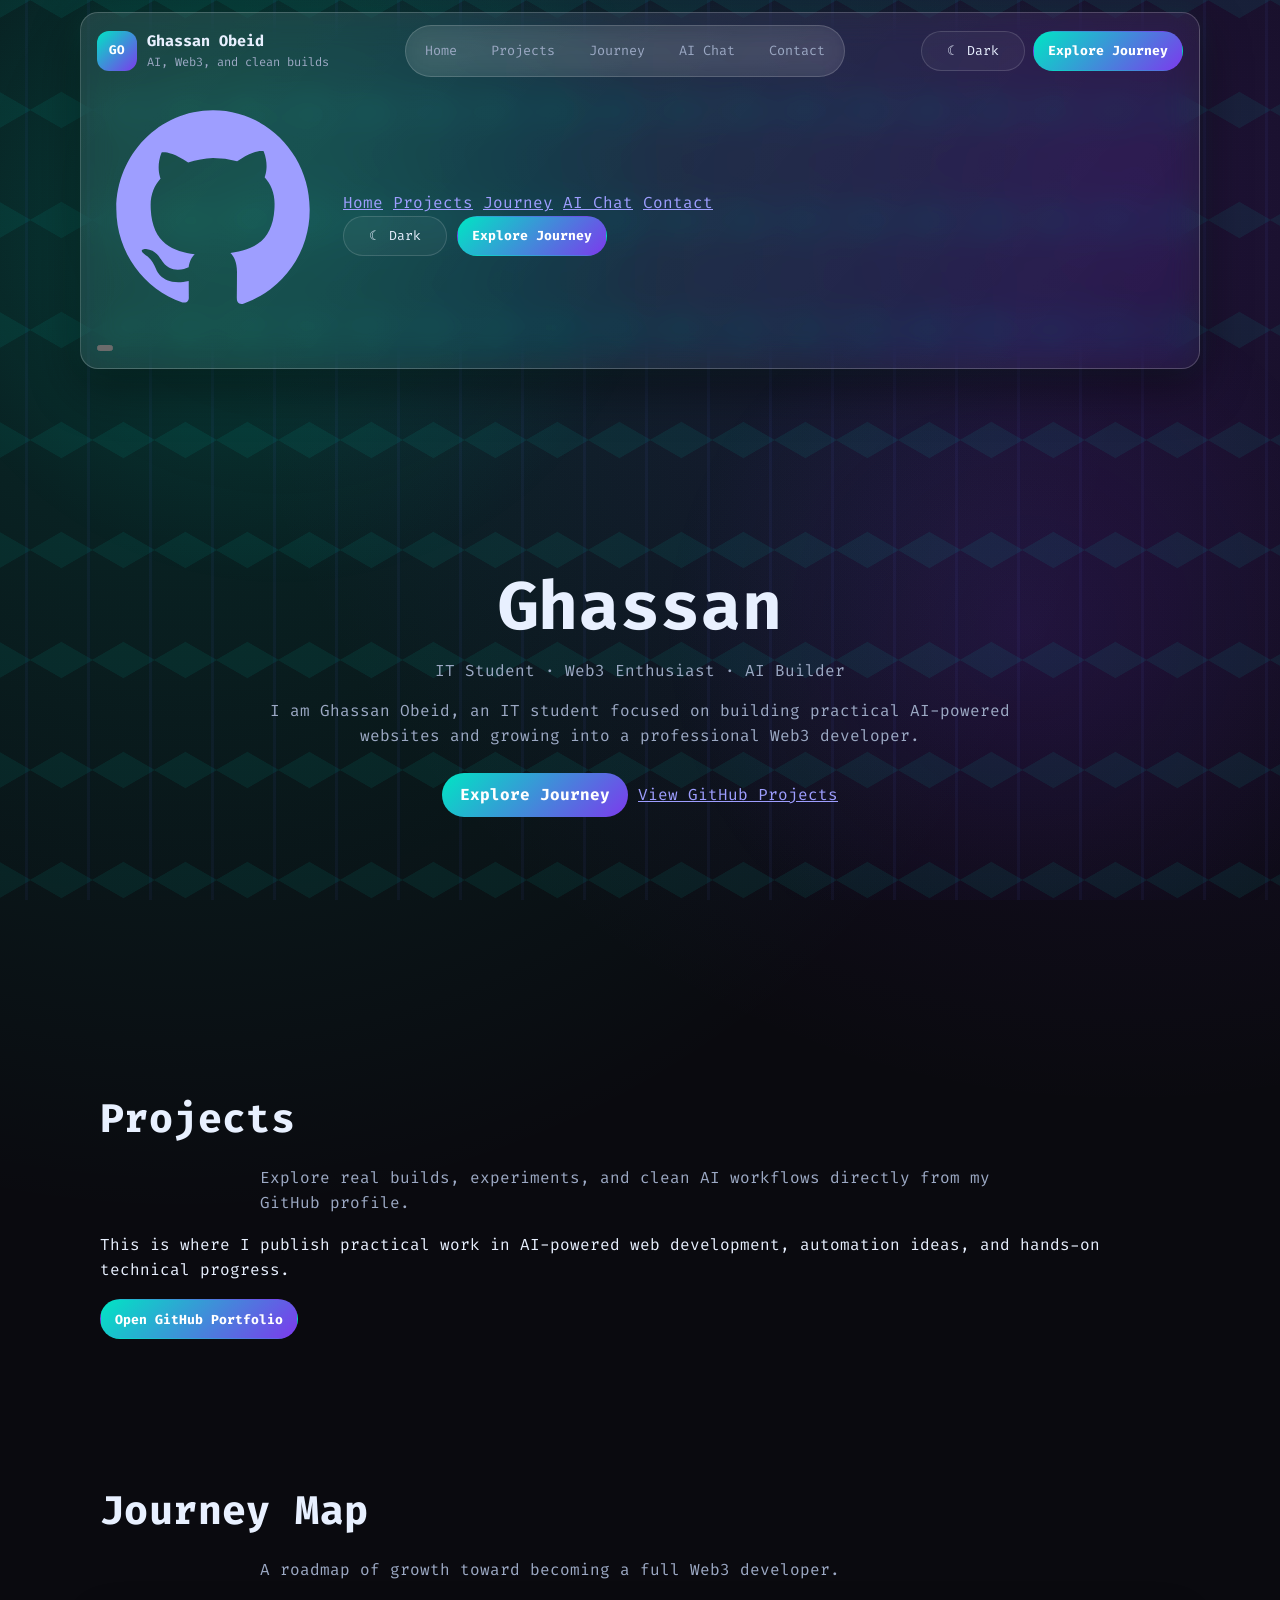
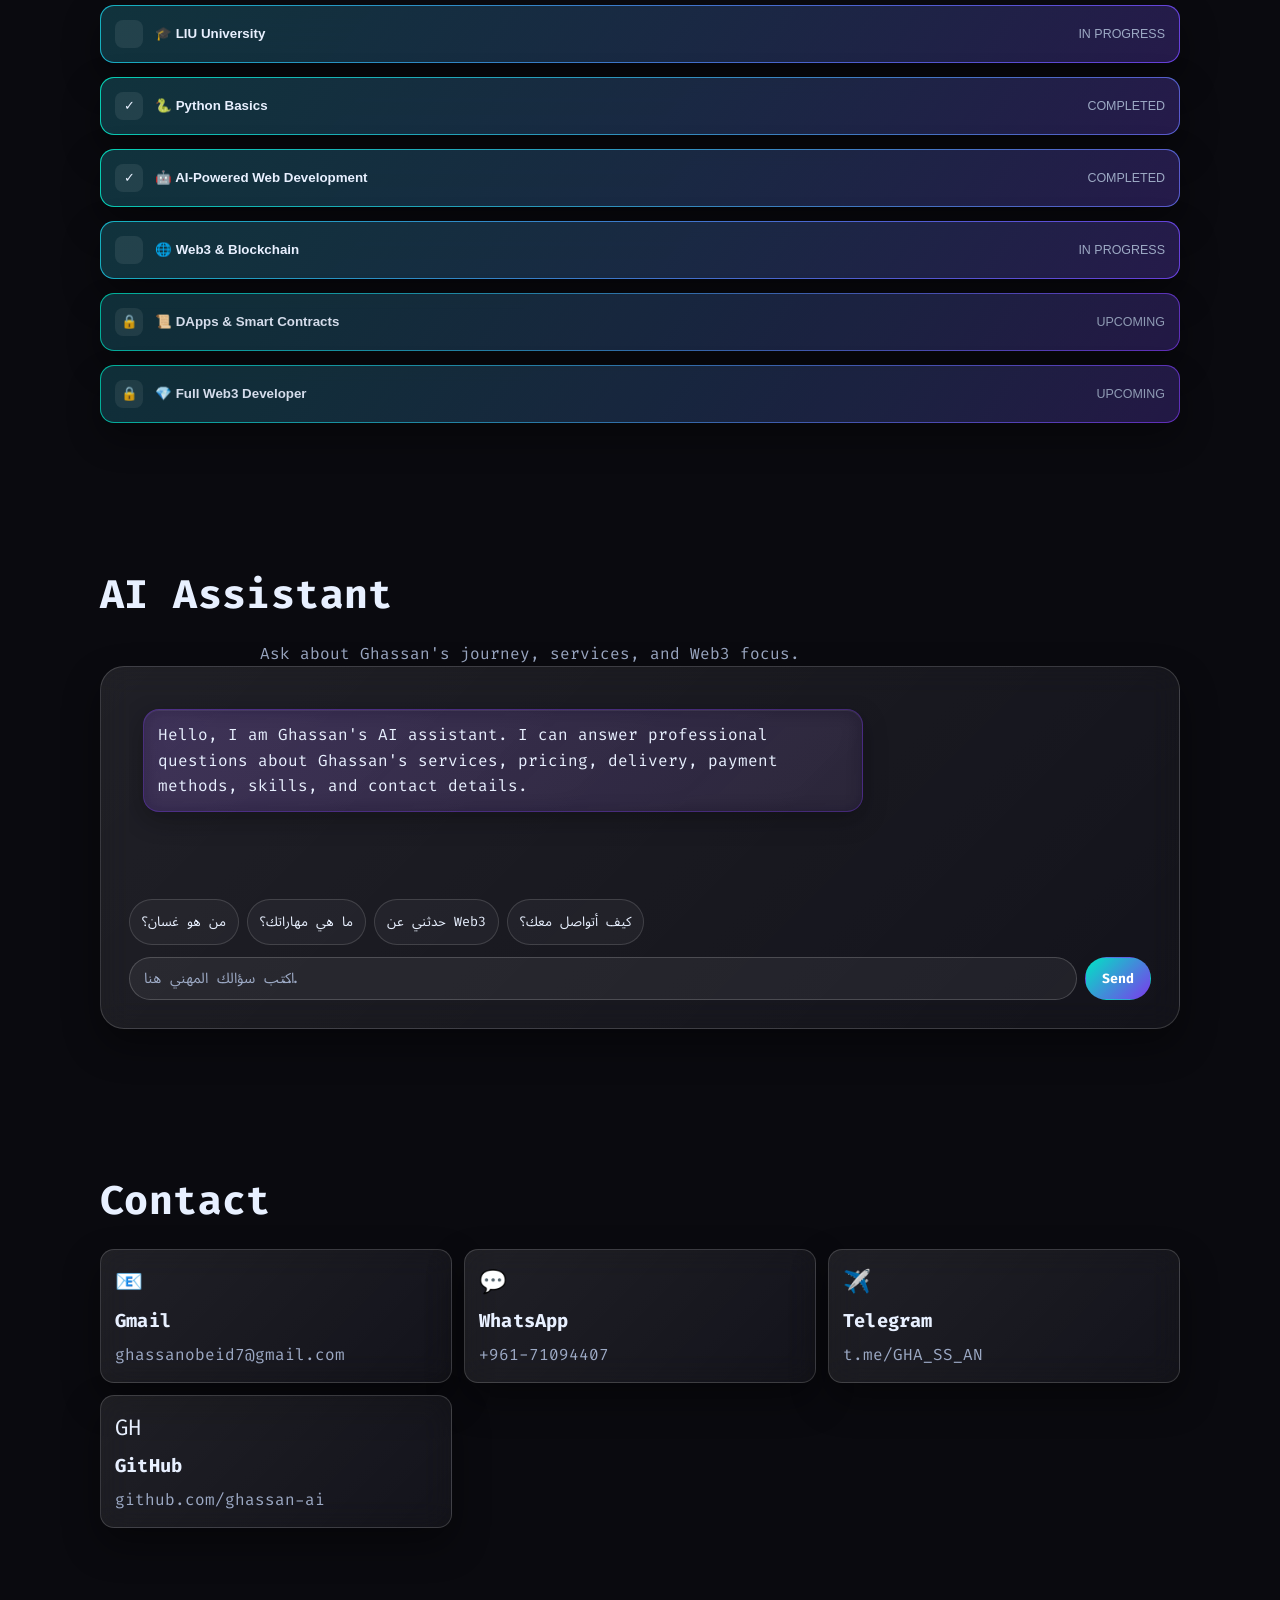
<file: index.html>
<!DOCTYPE html>

<html lang="en">

<head>
	<meta charset="UTF-8" />
	<meta name="viewport" content="width=device-width, initial-scale=1.0" />
	<title>Ghassan | ghassanai.dev</title>
	<meta name="description" content="Ghassan Obeid - IT Student, Web3 Enthusiast, and AI Builder" />
	<link rel="preconnect" href="https://fonts.googleapis.com" />
	<link rel="preconnect" href="https://fonts.gstatic.com" crossorigin />
	<link
		href="https://fonts.googleapis.com/css2?family=Fira+Code:wght@400;500;700&family=Noto+Sans+Arabic:wght@400;500;700&display=swap"
		rel="stylesheet" />
	<link rel="stylesheet" href="style.css" />
	<script async src="https://www.googletagmanager.com/gtag/js?id=G-5YN2YGC47K"></script>
	<script>
		window.dataLayer = window.dataLayer || [];
		function gtag() { dataLayer.push(arguments); }
		gtag('js', new Date());
		gtag('config', 'G-5YN2YGC47K');
	</script>
</head>

<body>
	<header class="site-header fade-in">
		<a class="site-brand" href="#top" aria-label="Go to the top of the page">
			<span class="brand-mark" aria-hidden="true">GO</span>
			<span class="brand-copy">
				<strong>Ghassan Obeid</strong>
				<small>AI, Web3, and clean builds</small>
			</span>
		</a>
		<nav class="site-nav" aria-label="Primary navigation">
			<a href="#top">Home</a>
			<a href="#projects">Projects</a>
			<a href="#journey">Journey</a>
			<a href="#ai-chat">AI Chat</a>
			<a href="#contact">Contact</a>
		</nav>
		<div class="site-actions">
			<button class="theme-toggle" type="button" aria-pressed="false" aria-label="Switch to light mode">
				<span class="theme-toggle-icon" aria-hidden="true">☾</span>
				<span class="theme-toggle-text">Dark</span>
			</button>
			<a class="nav-cta" href="#journey">Explore Journey</a>
		</div>
		<div class="mobile-nav-controls" aria-label="Mobile navigation controls">
			<a class="mobile-github" href="https://github.com/ghassan-ai" target="_blank" rel="noopener noreferrer"
				aria-label="Open Ghassan GitHub profile">
				<svg viewBox="0 0 24 24" aria-hidden="true" focusable="false">
					<path fill="currentColor"
						d="M12 2C6.48 2 2 6.58 2 12.2c0 4.5 2.87 8.32 6.84 9.67.5.1.66-.22.66-.49 0-.24-.01-.88-.01-1.72-2.78.62-3.37-1.21-3.37-1.21-.45-1.18-1.11-1.49-1.11-1.49-.9-.63.07-.62.07-.62 1 .07 1.52 1.05 1.52 1.05.88 1.54 2.32 1.1 2.88.84.09-.66.35-1.1.63-1.35-2.22-.26-4.56-1.14-4.56-5.08 0-1.12.39-2.03 1.03-2.75-.1-.26-.45-1.3.1-2.7 0 0 .84-.28 2.75 1.05A9.34 9.34 0 0 1 12 6.92a9.33 9.33 0 0 1 2.5.35c1.9-1.33 2.74-1.05 2.74-1.05.55 1.4.2 2.44.1 2.7.64.72 1.03 1.63 1.03 2.75 0 3.95-2.34 4.82-4.57 5.08.36.32.68.95.68 1.92 0 1.39-.01 2.51-.01 2.85 0 .27.17.59.67.49A10.26 10.26 0 0 0 22 12.2C22 6.58 17.52 2 12 2Z">
					</path>
				</svg>
			</a>
			<button class="mobile-menu-toggle" type="button" aria-label="Toggle mobile menu" aria-expanded="false"
				aria-controls="mobileDropdown">
				<span></span>
				<span></span>
				<span></span>
			</button>
		</div>
		<nav class="mobile-dropdown" id="mobileDropdown" aria-label="Mobile dropdown navigation">
			<a href="#top">Home</a>
			<a href="#projects">Projects</a>
			<a href="#journey">Journey</a>
			<a href="#ai-chat">AI Chat</a>
			<a href="#contact">Contact</a>
			<div class="mobile-dropdown-actions">
				<button class="theme-toggle" type="button" aria-pressed="false" aria-label="Switch to light mode">
					<span class="theme-toggle-icon" aria-hidden="true">☾</span>
					<span class="theme-toggle-text">Dark</span>
				</button>
				<a class="nav-cta" href="#journey">Explore Journey</a>
			</div>
		</nav>
	</header>
	<div class="hex-bg" aria-hidden="true"></div>

	<header class="section hero fade-in" id="top">
		<div class="hero-content">
			<h1>Ghassan</h1>
			<p class="subtitle">IT Student · Web3 Enthusiast · AI Builder</p>
			<p class="about-lead">I am Ghassan Obeid, an IT student focused on building practical AI-powered websites
				and growing into a professional Web3 developer.</p>
			<div class="hero-actions">
				<a class="scroll-cta" href="#journey">Explore Journey</a>
				<a class="hero-github-link" href="https://github.com/ghassan-ai" target="_blank"
					rel="noopener noreferrer">View GitHub Projects</a>
			</div>
		</div>
	</header>

	<main>
		<section class="section projects fade-in" id="projects">
			<h2>Projects</h2>
			<p class="section-intro">Explore real builds, experiments, and clean AI workflows directly from my GitHub
				profile.</p>
			<div class="projects-panel">
				<p class="projects-copy">This is where I publish practical work in AI-powered web development,
					automation ideas, and hands-on technical progress.</p>
				<a class="nav-cta projects-cta" href="https://github.com/ghassan-ai" target="_blank"
					rel="noopener noreferrer">Open GitHub Portfolio</a>
			</div>
		</section>

		<section class="section journey fade-in" id="journey">
			<h2>Journey Map</h2>
			<p class="section-intro">A roadmap of growth toward becoming a full Web3 developer.</p>

			<div class="roadmap" aria-label="Interactive journey roadmap">
				<button class="roadmap-node in-progress" data-title="🎓 LIU University" data-status="IN PROGRESS"
					data-detail="Year 2 IT student at Lebanese International University">
					<span class="node-indicator"></span>
					<span class="node-text">🎓 LIU University</span>
					<span class="node-status">IN PROGRESS</span>
				</button>

				<button class="roadmap-node completed" data-title="🐍 Python Basics" data-status="COMPLETED"
					data-detail="Learned fundamentals: variables, loops, functions. Currently paused.">
					<span class="node-indicator">✓</span>
					<span class="node-text">🐍 Python Basics</span>
					<span class="node-status">COMPLETED</span>
				</button>

				<button class="roadmap-node completed" data-title="🤖 AI-Powered Web Development"
					data-status="COMPLETED" data-detail="Build and manage full websites using AI tools professionally.">
					<span class="node-indicator">✓</span>
					<span class="node-text">🤖 AI-Powered Web Development</span>
					<span class="node-status">COMPLETED</span>
				</button>

				<button class="roadmap-node in-progress pulse" data-title="🌐 Web3 &amp; Blockchain"
					data-status="IN PROGRESS" data-detail="Currently learning Web3 programming and smart contracts.">
					<span class="node-indicator"></span>
					<span class="node-text">🌐 Web3 &amp; Blockchain</span>
					<span class="node-status">IN PROGRESS</span>
				</button>

				<button class="roadmap-node upcoming" data-title="📜 DApps &amp; Smart Contracts" data-status="UPCOMING"
					data-detail="Next: building decentralized applications.">
					<span class="node-indicator">🔒</span>
					<span class="node-text">📜 DApps &amp; Smart Contracts</span>
					<span class="node-status">UPCOMING</span>
				</button>

				<button class="roadmap-node upcoming" data-title="💎 Full Web3 Developer" data-status="UPCOMING"
					data-detail="The ultimate goal.">
					<span class="node-indicator">🔒</span>
					<span class="node-text">💎 Full Web3 Developer</span>
					<span class="node-status">UPCOMING</span>
				</button>
			</div>
		</section>

		<section class="section ai-chat fade-in" id="ai-chat">
			<h2>AI Assistant</h2>
			<p class="section-intro">Ask about Ghassan's journey, services, and Web3 focus.</p>

			<div class="chat-shell" aria-live="polite">
				<div class="chat-messages" id="chatMessages"></div>

				<div class="typing-indicator hidden" id="typingIndicator" aria-label="AI is typing">
					<span></span><span></span><span></span>
				</div>

				<div class="suggestions" id="suggestions">
					<button class="suggestion-btn" data-message="من هو غسان؟">من هو غسان؟</button>
					<button class="suggestion-btn" data-message="ما هي مهاراتك؟">ما هي مهاراتك؟</button>
					<button class="suggestion-btn" data-message="حدثني عن Web3">حدثني عن Web3</button>
					<button class="suggestion-btn" data-message="كيف أتواصل معك؟">كيف أتواصل معك؟</button>
				</div>

				<div class="chat-input-wrap">
					<input id="chatInput" class="chat-input" type="text" placeholder="اكتب سؤالك المهني هنا..."
						aria-label="Write your professional question" autocomplete="off" />
					<button id="chatSendBtn" class="chat-send" type="button">Send</button>
				</div>

				<div class="cta-card hidden" id="ctaCard">
					<h3>Want to work with Ghassan?</h3>
					<div class="cta-links">
						<a href="mailto:ghassanobeid7@gmail.com" target="_blank" rel="noopener noreferrer">Gmail</a>
						<a href="https://wa.me/96171094407" target="_blank" rel="noopener noreferrer">WhatsApp</a>
						<a href="https://t.me/GHA_SS_AN" target="_blank" rel="noopener noreferrer">Telegram</a>
					</div>
				</div>
			</div>
		</section>

		<section class="section contact fade-in" id="contact">
			<h2>Contact</h2>
			<div class="contact-grid">
				<a class="contact-card" href="mailto:ghassanobeid7@gmail.com" target="_blank" rel="noopener noreferrer">
					<span class="icon">📧</span>
					<h3>Gmail</h3>
					<p>ghassanobeid7@gmail.com</p>
				</a>

				<a class="contact-card" href="https://wa.me/96171094407" target="_blank" rel="noopener noreferrer">
					<span class="icon">💬</span>
					<h3>WhatsApp</h3>
					<p>+961-71094407</p>
				</a>

				<a class="contact-card" href="https://t.me/GHA_SS_AN" target="_blank" rel="noopener noreferrer">
					<span class="icon">✈️</span>
					<h3>Telegram</h3>
					<p>t.me/GHA_SS_AN</p>
				</a>

				<a class="contact-card" href="https://github.com/ghassan-ai" target="_blank"
					rel="noopener noreferrer">
					<span class="icon">GH</span>
					<h3>GitHub</h3>
					<p>github.com/ghassan-ai</p>
				</a>
			</div>
		</section>
	</main>

	<div class="modal hidden" id="nodeModal" role="dialog" aria-modal="true" aria-labelledby="modalTitle">
		<div class="modal-panel">
			<button class="modal-close" id="modalClose" aria-label="Close popup">×</button>
			<h3 id="modalTitle"></h3>
			<p class="modal-status" id="modalStatus"></p>
			<p id="modalDetail"></p>
		</div>
	</div>

	<script src="script.js"></script>
</body>

</html>
</file>
<file: style.css>
:root {
  --bg: #090d16;
  --bg-soft: #11182a;
  --text: #e8f0ff;
  --muted: #9ca9c4;
  --accent: #1de7c8;
  --secondary: #5e68ff;
  --card: rgba(12, 18, 32, 0.72);
  --border: rgba(255, 255, 255, 0.1);
  --shadow: 0 18px 42px rgba(2, 8, 20, 0.35);
}

body[data-theme="light"] {
  --bg: #eef3ff;
  --bg-soft: #f8fbff;
  --text: #112036;
  --muted: #4f5f78;
  --accent: #098579;
  --secondary: #4f57d8;
  --card: rgba(255, 255, 255, 0.88);
  --border: rgba(20, 34, 56, 0.12);
  --shadow: 0 16px 30px rgba(26, 54, 100, 0.14);
}

* {
  box-sizing: border-box;
}

html {
  scroll-behavior: smooth;
}

body {
  margin: 0;
  font-family: "Fira Code", "Noto Sans Arabic", monospace;
  color: var(--text);
  background:
    radial-gradient(circle at 12% 8%, rgba(29, 231, 200, 0.14), transparent 28%),
    radial-gradient(circle at 88% 6%, rgba(94, 104, 255, 0.16), transparent 24%),
    var(--bg);
  line-height: 1.6;
  overflow-x: hidden;
  transition: background 0.35s ease, color 0.35s ease;
}

body::before {
  content: "";
  position: fixed;
  inset: 0;
  z-index: -3;
  pointer-events: none;
  background:
    radial-gradient(circle at 22% 22%, rgba(29, 231, 200, 0.08), transparent 30%),
    radial-gradient(circle at 80% 70%, rgba(94, 104, 255, 0.08), transparent 26%);
}

.hex-bg {
  position: fixed;
  inset: 0;
  z-index: -2;
  opacity: 0.14;
  pointer-events: none;
  background-image:
    linear-gradient(30deg, rgba(29, 231, 200, 0.22) 12%, transparent 12.5%, transparent 87%, rgba(29, 231, 200, 0.22) 87.5%, rgba(29, 231, 200, 0.22)),
    linear-gradient(150deg, rgba(29, 231, 200, 0.22) 12%, transparent 12.5%, transparent 87%, rgba(29, 231, 200, 0.22) 87.5%, rgba(29, 231, 200, 0.22)),
    linear-gradient(90deg, rgba(94, 104, 255, 0.2) 2%, transparent 2.5%, transparent 97%, rgba(94, 104, 255, 0.2) 97.5%, rgba(94, 104, 255, 0.2));
  background-size: 54px 96px;
  background-position: 0 0, 0 0, 27px 48px;
  animation: drift 30s linear infinite;
}

.site-header {
  position: relative;
  top: 0;
  z-index: 50;
  width: min(1120px, calc(100% - 24px));
  margin: 12px auto 0;
  padding: 10px 14px;
  display: grid;
  grid-template-columns: auto 1fr auto;
  align-items: center;
  gap: 14px;
  border: 1px solid var(--border);
  border-radius: 18px;
  background: linear-gradient(125deg, rgba(255, 255, 255, 0.06), rgba(255, 255, 255, 0.02));
  backdrop-filter: blur(12px) saturate(140%);
  box-shadow: var(--shadow);
}

.site-brand {
  display: inline-flex;
  align-items: center;
  gap: 10px;
  text-decoration: none;
  color: var(--text);
}

.brand-mark {
  width: 40px;
  height: 40px;
  border-radius: 12px;
  display: grid;
  place-items: center;
  color: #fff;
  background: linear-gradient(135deg, var(--accent), var(--secondary));
  font-size: 0.78rem;
  font-weight: 700;
  letter-spacing: 0.12em;
}

.brand-copy {
  display: flex;
  flex-direction: column;
}

.brand-copy strong {
  font-size: 0.95rem;
}

.brand-copy small {
  color: var(--muted);
  font-size: 0.75rem;
}

.site-nav {
  justify-self: center;
  display: flex;
  align-items: center;
  gap: 6px;
  padding: 5px;
  border: 1px solid var(--border);
  border-radius: 999px;
  background: rgba(255, 255, 255, 0.03);
}

.site-nav a {
  color: var(--muted);
  text-decoration: none;
  font-size: 0.84rem;
  padding: 8px 12px;
  border-radius: 999px;
  transition: color 0.25s ease, background 0.25s ease, transform 0.25s ease;
}

.site-nav a:hover,
.site-nav a[aria-current="page"] {
  color: var(--text);
  background: rgba(255, 255, 255, 0.09);
  transform: translateY(-1px);
}

.site-actions {
  display: inline-flex;
  align-items: center;
  gap: 8px;
}

.theme-toggle,
.nav-cta {
  min-height: 40px;
  border-radius: 999px;
  border: 1px solid var(--border);
  color: var(--text);
  text-decoration: none;
  padding: 0 14px;
  font-family: inherit;
  font-size: 0.82rem;
  display: inline-flex;
  align-items: center;
  justify-content: center;
  gap: 8px;
  cursor: pointer;
  transition: transform 0.2s ease, border-color 0.2s ease, box-shadow 0.2s ease, background 0.2s ease;
}

.theme-toggle {
  background: rgba(255, 255, 255, 0.04);
  min-width: 104px;
}

.nav-cta {
  background: linear-gradient(135deg, var(--accent), var(--secondary));
  border-color: transparent;
  color: #ffffff;
  font-weight: 700;
}

.theme-toggle:hover,
.nav-cta:hover,
.scroll-cta:hover,
.suggestion-btn:hover,
.contact-card:hover,
.roadmap-node:hover {
  transform: translateY(-2px);
}

main {
  padding-bottom: 56px;
}

.section {
  width: min(1080px, 92vw);
  margin: 0 auto;
  padding: 70px 0;
}

.hero,
.about-hero {
  min-height: min(72vh, 700px);
  display: grid;
  place-items: center;
  text-align: center;
}

.hero-content,
.about-hero {
  padding: 22px;
}

h1 {
  margin: 0;
  font-size: clamp(2rem, 7vw, 4.6rem);
  line-height: 1.05;
  letter-spacing: -0.02em;
}

h2 {
  margin: 0 0 8px;
  font-size: clamp(1.6rem, 4vw, 2.2rem);
}

.subtitle,
.section-intro,
.about-lead {
  color: var(--muted);
  margin: 14px auto 0;
  max-width: 760px;
}

.scroll-cta {
  display: inline-flex;
  align-items: center;
  justify-content: center;
  margin-top: 24px;
  min-height: 44px;
  padding: 0 18px;
  border-radius: 999px;
  text-decoration: none;
  color: #fff;
  background: linear-gradient(135deg, var(--accent), var(--secondary));
  font-weight: 700;
}

.roadmap {
  display: grid;
  gap: 14px;
  margin-top: 22px;
}

.roadmap-node {
  width: 100%;
  border: 1px solid var(--border);
  border-radius: 14px;
  background: var(--card);
  color: var(--text);
  text-align: left;
  padding: 14px;
  display: grid;
  grid-template-columns: auto 1fr auto;
  gap: 12px;
  align-items: center;
  cursor: pointer;
  box-shadow: var(--shadow);
  transition: transform 0.2s ease, border-color 0.2s ease;
}

.node-indicator {
  width: 28px;
  height: 28px;
  border-radius: 8px;
  display: grid;
  place-items: center;
  background: rgba(255, 255, 255, 0.08);
}

.node-text {
  font-weight: 600;
}

.node-status {
  color: var(--muted);
  font-size: 0.78rem;
}

.roadmap-node.completed {
  border-color: rgba(29, 231, 200, 0.35);
}

.roadmap-node.in-progress {
  border-color: rgba(94, 104, 255, 0.38);
}

.roadmap-node.upcoming {
  opacity: 0.92;
}

.pulse .node-indicator {
  animation: pulseGlow 2.4s infinite;
}

.chat-shell {
  border: 1px solid var(--border);
  border-radius: 18px;
  padding: 18px;
  background: var(--card);
  box-shadow: var(--shadow);
}

.chat-messages {
  min-height: 190px;
  max-height: 420px;
  overflow-y: auto;
  display: flex;
  flex-direction: column;
  gap: 10px;
  padding-right: 4px;
}

.message {
  max-width: min(85%, 720px);
  border-radius: 14px;
  padding: 10px 12px;
  white-space: pre-wrap;
}

.message.user {
  align-self: flex-end;
  background: linear-gradient(135deg, var(--accent), var(--secondary));
  color: #fff;
}

.message.bot {
  align-self: flex-start;
  background: rgba(255, 255, 255, 0.08);
}

.typing-indicator {
  display: inline-flex;
  align-items: center;
  gap: 6px;
  margin-top: 10px;
}

.typing-indicator span {
  width: 8px;
  height: 8px;
  border-radius: 50%;
  background: var(--muted);
  animation: blink 1.2s infinite ease-in-out;
}

.typing-indicator span:nth-child(2) {
  animation-delay: 0.15s;
}

.typing-indicator span:nth-child(3) {
  animation-delay: 0.3s;
}

.suggestions {
  margin-top: 14px;
  display: flex;
  flex-wrap: wrap;
  gap: 8px;
}

.suggestion-btn {
  border: 1px solid var(--border);
  background: rgba(255, 255, 255, 0.04);
  color: var(--text);
  border-radius: 999px;
  padding: 8px 12px;
  font-family: inherit;
  cursor: pointer;
}

.suggestion-btn:disabled {
  opacity: 0.6;
  cursor: not-allowed;
}

.chat-input-wrap {
  margin-top: 12px;
  display: grid;
  grid-template-columns: 1fr auto;
  gap: 8px;
}

.chat-input {
  width: 100%;
  border: 1px solid rgba(255, 255, 255, 0.18);
  border-radius: 999px;
  background: rgba(255, 255, 255, 0.06);
  color: var(--text);
  padding: 11px 14px;
  font-family: inherit;
  font-size: 0.9rem;
  outline: none;
  transition: border-color 0.2s ease, box-shadow 0.2s ease, background 0.2s ease;
}

.chat-input::placeholder {
  color: var(--muted);
}

.chat-input:focus {
  border-color: rgba(0, 229, 196, 0.65);
  box-shadow: 0 0 0 2px rgba(0, 229, 196, 0.22), 0 0 20px rgba(124, 58, 237, 0.18);
  background: rgba(255, 255, 255, 0.09);
}

.chat-send {
  border: 1px solid transparent;
  border-radius: 999px;
  background: linear-gradient(135deg, var(--accent), var(--secondary));
  color: #fff;
  font-family: inherit;
  font-weight: 700;
  padding: 0 16px;
  min-height: 42px;
  cursor: pointer;
}

.chat-send:disabled,
.chat-input:disabled {
  opacity: 0.6;
  cursor: not-allowed;
}

.cta-card {
  margin-top: 16px;
  border: 1px solid var(--border);
  border-radius: 14px;
  padding: 14px;
  background: rgba(255, 255, 255, 0.04);
}

.cta-card h3 {
  margin: 0 0 10px;
}

.cta-links {
  display: flex;
  flex-wrap: wrap;
  gap: 8px;
}

.cta-links a {
  text-decoration: none;
  color: #fff;
  background: linear-gradient(135deg, var(--accent), var(--secondary));
  border-radius: 999px;
  padding: 8px 12px;
}

.contact-grid {
  margin-top: 16px;
  display: grid;
  grid-template-columns: repeat(3, minmax(0, 1fr));
  gap: 12px;
}

.contact-card {
  text-decoration: none;
  color: var(--text);
  border: 1px solid var(--border);
  border-radius: 14px;
  padding: 14px;
  background: var(--card);
  box-shadow: var(--shadow);
  transition: transform 0.2s ease;
}

.contact-card .icon {
  font-size: 1.4rem;
}

.contact-card h3 {
  margin: 6px 0;
}

.contact-card p {
  margin: 0;
  color: var(--muted);
  word-break: break-word;
}

.modal {
  position: fixed;
  inset: 0;
  z-index: 80;
  background: rgba(0, 0, 0, 0.5);
  display: grid;
  place-items: center;
  padding: 20px;
}

.modal-panel {
  width: min(520px, 100%);
  border: 1px solid var(--border);
  border-radius: 16px;
  background: var(--bg-soft);
  box-shadow: var(--shadow);
  padding: 18px;
  position: relative;
}

.modal-close {
  position: absolute;
  right: 12px;
  top: 8px;
  border: 0;
  font-size: 1.4rem;
  background: transparent;
  color: var(--text);
  cursor: pointer;
}

.modal-status {
  color: var(--accent);
  font-weight: 600;
}

.fade-in {
  opacity: 0;
  transform: translateY(20px);
  transition: opacity 0.6s ease, transform 0.6s ease;
}

.fade-in.visible {
  opacity: 1;
  transform: translateY(0);
}

.hidden {
  display: none !important;
}

@keyframes drift {
  from {
    transform: translateY(0);
  }
  to {
    transform: translateY(-96px);
  }
}

@keyframes pulseGlow {
  0%,
  100% {
    box-shadow: 0 0 0 0 rgba(29, 231, 200, 0.3);
  }
  50% {
    box-shadow: 0 0 0 8px rgba(29, 231, 200, 0);
  }
}

@keyframes blink {
  0%,
  100% {
    opacity: 0.35;
  }
  50% {
    opacity: 1;
  }
}

@media (max-width: 980px) {
  .site-header {
    grid-template-columns: 1fr;
    gap: 10px;
    padding: 12px;
  }

  .site-nav {
    justify-self: stretch;
    justify-content: center;
    flex-wrap: wrap;
  }

  .site-actions {
    justify-self: center;
  }

  .contact-grid {
    grid-template-columns: repeat(2, minmax(0, 1fr));
  }
}

/* Premium visual redesign overrides (CSS only, no markup/script changes) */
:root {
  --bg: #0a0a0f;
  --accent: #00e5c4;
  --secondary: #7c3aed;
  --card: rgba(16, 20, 34, 0.56);
  --border: rgba(255, 255, 255, 0.14);
  --shadow: 0 24px 50px rgba(3, 8, 24, 0.5);
}

body {
  background:
    radial-gradient(circle at 14% 8%, rgba(0, 229, 196, 0.15), transparent 30%),
    radial-gradient(circle at 88% 6%, rgba(124, 58, 237, 0.18), transparent 28%),
    var(--bg);
}

body::before {
  background:
    radial-gradient(circle at 22% 22%, rgba(0, 229, 196, 0.12), transparent 32%),
    radial-gradient(circle at 80% 70%, rgba(124, 58, 237, 0.13), transparent 30%);
}

body::after {
  content: "";
  position: fixed;
  inset: 0;
  z-index: -1;
  pointer-events: none;
  opacity: 0.13;
  background-image:
    radial-gradient(rgba(255, 255, 255, 0.18) 0.45px, transparent 0.55px),
    radial-gradient(rgba(255, 255, 255, 0.12) 0.35px, transparent 0.5px);
  background-size: 2px 2px, 3px 3px;
  background-position: 0 0, 1px 1px;
  mix-blend-mode: soft-light;
}

.hex-bg {
  opacity: 0.3;
  filter: saturate(130%) brightness(1.12);
  background-size: 62px 110px;
  animation: hexShift 22s linear infinite, hexPulse 6s ease-in-out infinite;
}

@keyframes hexShift {
  0% {
    background-position: 0 0, 0 0, 31px 55px;
  }
  100% {
    background-position: 124px 220px, -124px 220px, 155px 275px;
  }
}

@keyframes hexPulse {
  0%,
  100% {
    opacity: 0.24;
  }
  50% {
    opacity: 0.35;
  }
}

.site-header {
  padding: 12px 16px;
  border-color: rgba(255, 255, 255, 0.2);
  background: linear-gradient(130deg, rgba(255, 255, 255, 0.11), rgba(255, 255, 255, 0.04));
  backdrop-filter: blur(16px) saturate(160%);
  -webkit-backdrop-filter: blur(16px) saturate(160%);
  box-shadow: 0 18px 50px rgba(0, 0, 0, 0.45), 0 0 28px rgba(0, 229, 196, 0.08);
  transition: transform 0.38s ease, opacity 0.38s ease, box-shadow 0.3s ease;
}

.site-nav {
  background: rgba(255, 255, 255, 0.08);
  border-color: rgba(255, 255, 255, 0.16);
  backdrop-filter: blur(12px);
  -webkit-backdrop-filter: blur(12px);
}

.site-nav a {
  padding: 9px 14px;
}

h1,
h2,
h3 {
  letter-spacing: 0.01em;
  font-weight: 700;
}

h1 {
  font-size: clamp(2.4rem, 5.5vw, 4.2rem);
  line-height: 1.12;
}

h2 {
  font-size: clamp(1.65rem, 3.2vw, 2.5rem);
  padding-right: clamp(20px, 4vw, 36px);
}

.chat-shell,
.contact-card,
.cta-card,
.roadmap-node,
.modal-panel {
  background: linear-gradient(135deg, rgba(255, 255, 255, 0.09), rgba(255, 255, 255, 0.04));
  border: 1px solid rgba(255, 255, 255, 0.16);
  backdrop-filter: blur(15px) saturate(155%);
  -webkit-backdrop-filter: blur(15px) saturate(155%);
  box-shadow: 0 16px 36px rgba(0, 0, 0, 0.4);
}

.roadmap-node {
  position: relative;
  border: 1px solid transparent;
  background:
    linear-gradient(132deg, rgba(20, 25, 42, 0.82), rgba(17, 20, 35, 0.72)) padding-box,
    linear-gradient(125deg, rgba(0, 229, 196, 0.72), rgba(124, 58, 237, 0.72)) border-box;
}

.roadmap-node::before {
  content: "";
  position: absolute;
  inset: -1px;
  border-radius: inherit;
  padding: 1px;
  background: linear-gradient(125deg, rgba(0, 229, 196, 0.9), rgba(124, 58, 237, 0.9));
  -webkit-mask: linear-gradient(#000 0 0) content-box, linear-gradient(#000 0 0);
  -webkit-mask-composite: xor;
  mask-composite: exclude;
  opacity: 0.45;
  transition: opacity 0.3s ease;
  pointer-events: none;
}

.roadmap-node:hover::before {
  opacity: 0.9;
}

.theme-toggle,
.nav-cta,
.scroll-cta,
.suggestion-btn,
.cta-links a,
.contact-card,
button {
  transition: transform 0.24s ease, box-shadow 0.26s ease, filter 0.26s ease, border-color 0.26s ease;
}

.theme-toggle:hover,
.nav-cta:hover,
.scroll-cta:hover,
.suggestion-btn:hover,
.cta-links a:hover,
.contact-card:hover,
button:hover {
  box-shadow: 0 0 0 1px rgba(0, 229, 196, 0.32), 0 0 22px rgba(0, 229, 196, 0.22), 0 0 36px rgba(124, 58, 237, 0.2);
  filter: brightness(1.06);
}

.chat-shell {
  padding: clamp(18px, 3vw, 28px);
  border-radius: 24px;
}

.chat-messages {
  padding: 14px;
  gap: 12px;
}

.message {
  border: 1px solid rgba(255, 255, 255, 0.15);
  border-radius: 16px;
  padding: 12px 14px;
  box-shadow: 0 8px 24px rgba(0, 0, 0, 0.28), inset 0 1px 0 rgba(255, 255, 255, 0.08);
  backdrop-filter: blur(10px);
  -webkit-backdrop-filter: blur(10px);
}

.message.user {
  background: linear-gradient(135deg, rgba(0, 229, 196, 0.18), rgba(0, 229, 196, 0.08));
  border-color: rgba(0, 229, 196, 0.4);
}

.message.bot {
  background: linear-gradient(135deg, rgba(124, 58, 237, 0.18), rgba(124, 58, 237, 0.07));
  border-color: rgba(124, 58, 237, 0.35);
}

@media (max-width: 768px) {
  .site-header {
    position: relative;
    top: 8px;
    left: auto;
    right: auto;
    width: calc(100% - 16px);
    margin: 8px auto 0;
    padding: 7px 10px;
    border-radius: 14px;
    min-height: 50px;
    transform: translateY(0);
    opacity: 1;
  }

  .site-nav {
    padding: 3px;
  }

  .site-nav a,
  .theme-toggle,
  .nav-cta {
    min-height: 32px;
    font-size: 0.74rem;
  }

  .chat-input-wrap {
    grid-template-columns: 1fr;
  }

  .chat-send {
    min-height: 38px;
  }
}

@media (max-width: 640px) {
  .section {
    width: min(94vw, 1080px);
    padding: 54px 0;
  }

  .brand-copy small {
    display: none;
  }

  .theme-toggle {
    min-width: 92px;
  }

  .contact-grid {
    grid-template-columns: 1fr;
  }
}
</file>
